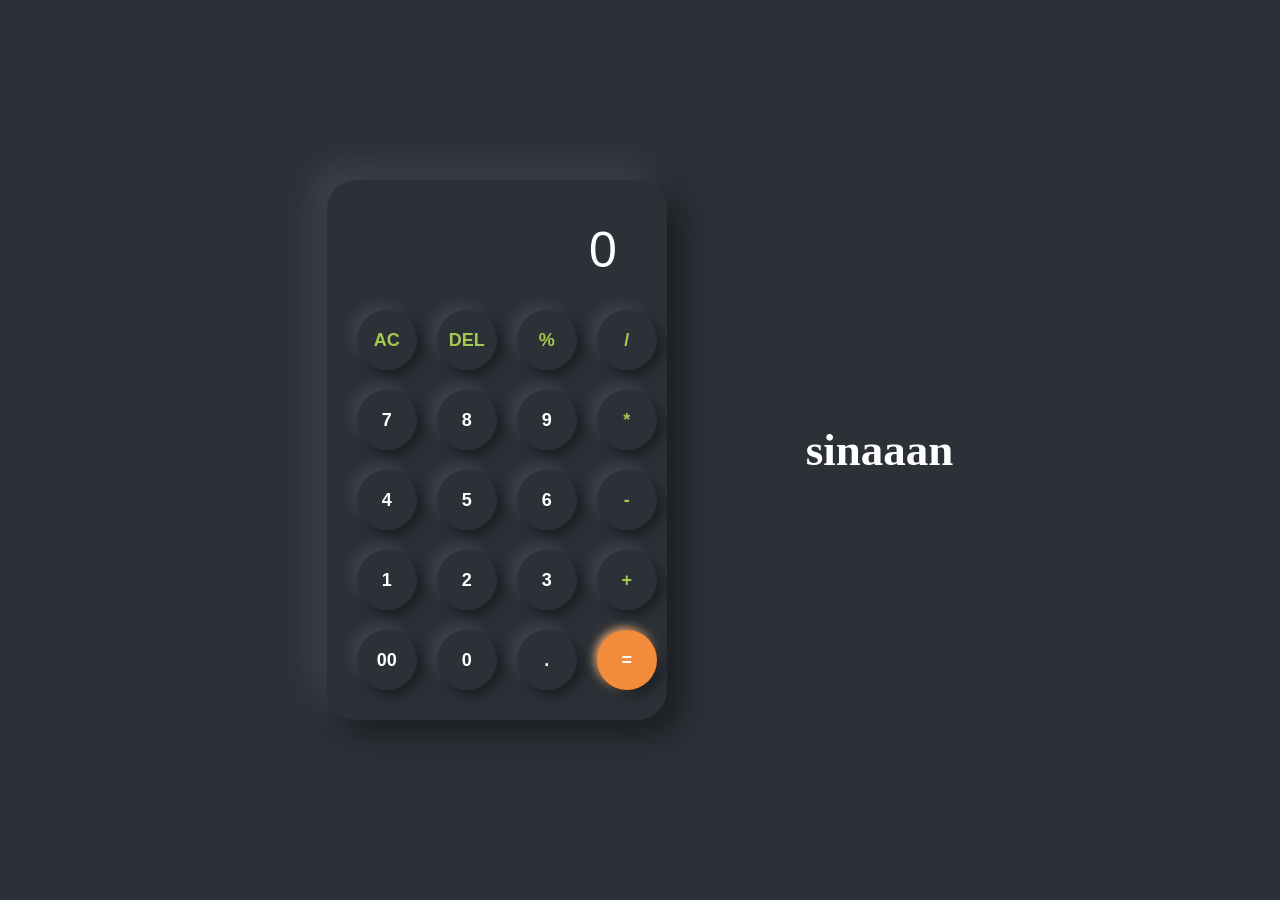
<file: index.html>
<!DOCTYPE html>
<html lang="en">
<head>
    <meta charset="UTF-8">
    <meta name="viewport" content="width=device-width, initial-scale=1.0">
    <title>sinan Calculator</title>
    <link rel="stylesheet" href="style.css">
</head>
<body>
   
</body>
      
    <div class="calculator">
        <div class="display">0</div>
        <div class="buttons">
            <button class="btn btn-green">AC</button>
            <button class="btn btn-green">DEL</button>
            <button class="btn btn-green">%</button>
            <button class="btn btn-green">/</button>
            
            <button class="btn">7</button>
            <button class="btn">8</button>
            <button class="btn">9</button>
            <button class="btn btn-green">*</button>
            
            <button class="btn">4</button>
            <button class="btn">5</button>
            <button class="btn">6</button>
            <button class="btn btn-green">-</button>
            
            <button class="btn">1</button>
            <button class="btn">2</button>
            <button class="btn">3</button>
            <button class="btn btn-green">+</button>
            
            <button class="btn">00</button>
            <button class="btn">0</button>
            <button class="btn">.</button>
            <button class="btn btn-orange">=</button>
        </div>
    </div>
    <h1 class="sinname">sinaaan</h1>
     <script src="script.js"></script>

</body>
</html>
</file>
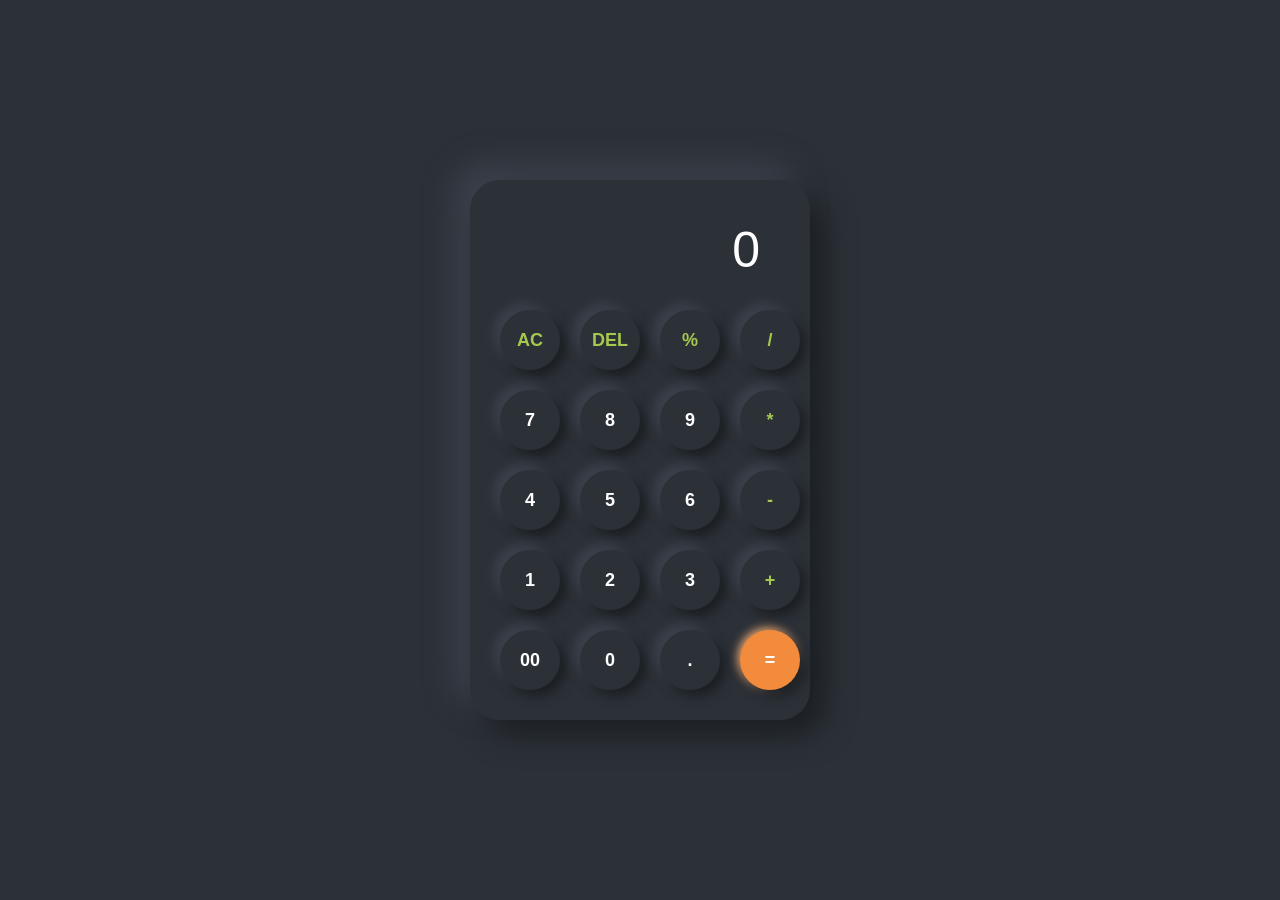
<file: cal.html>
<!DOCTYPE html>
<html lang="en">
<head>
    <meta charset="UTF-8">
    <meta name="viewport" content="width=device-width, initial-scale=1.0">
    <title>Neumorphic Calculator</title>
    <link rel="stylesheet" href="cal.css">
</head>
<body>
   
</body>

    <div class="calculator">
        <div class="display">0</div>
        <div class="buttons">
            <button class="btn btn-green">AC</button>
            <button class="btn btn-green">DEL</button>
            <button class="btn btn-green">%</button>
            <button class="btn btn-green">/</button>
            
            <button class="btn">7</button>
            <button class="btn">8</button>
            <button class="btn">9</button>
            <button class="btn btn-green">*</button>
            
            <button class="btn">4</button>
            <button class="btn">5</button>
            <button class="btn">6</button>
            <button class="btn btn-green">-</button>
            
            <button class="btn">1</button>
            <button class="btn">2</button>
            <button class="btn">3</button>
            <button class="btn btn-green">+</button>
            
            <button class="btn">00</button>
            <button class="btn">0</button>
            <button class="btn">.</button>
            <button class="btn btn-orange">=</button>
        </div>
    </div>
     <script src="script.js"></script>

</body>
</html>
</file>
<file: style.css>
* {
    margin: 0;
    padding: 0;
    box-sizing: border-box;
    font-family: 'Segoe UI', Tahoma, Geneva, Verdana, sans-serif;
}

body {
    background-color: #2c3138; /* Dark grey background */
    display: flex;
    justify-content: center;
    align-items: center;
    min-height: 100vh;
}

.calculator {
    background-color: #2c3138;
    padding: 30px;
    border-radius: 30px;
    box-shadow: 15px 15px 30px #1b1f23, 
                -15px -15px 30px #3d434d;
    width: 340px;
}

.display {
    width: 100%;
    height: 80px;
    background-color: transparent;
    color: #fff;
    font-size: 50px;
    text-align: right;
    padding: 10px 20px;
    margin-bottom: 20px;
    display: flex;
    align-items: center;
    justify-content: flex-end;
}

.buttons {
    display: grid;
    grid-template-columns: repeat(4, 1fr);
    gap: 20px;
}

.btn {
    width: 60px;
    height: 60px;
    border-radius: 50%;
    background-color: #2c3138;
    color: #fff;
    font-size: 18px;
    font-weight: 600;
    border: none;
    cursor: pointer;
    /* Neumorphic shadow for buttons */
    box-shadow: 6px 6px 12px #1b1f23, 
                -6px -6px 12px #3d434d;
    transition: all 0.2s ease;
    display: flex;
    justify-content: center;
    align-items: center;
}

/* Button hover/click effect (pressed in) */
.btn:active {
    box-shadow: inset 4px 4px 8px #1b1f23, 
                inset -4px -4px 8px #3d434d;
    transform: scale(0.98);
}

/* Specific color highlights from the image */
.btn-green {
    color: #a5c94e; /* Green color for operators */
}

.btn-orange {
    background-color: #f28b3c;
    color: #fff;
    box-shadow: 6px 6px 12px #1b1f23, 
                -2px -2px 10px #ffb37a;
}

.btn-orange:active {
    background-color: #e67e22;
    box-shadow: inset 4px 4px 8px #a65b18, 
                inset -4px -4px 8px #ffb37a;
}
.sinname{
    margin-left: 139px;
    color: white;
    font-size: 45px;
    font-family: auto;
    font-weight: bold;
}
</file>
<file: cal.css>
* {
    margin: 0;
    padding: 0;
    box-sizing: border-box;
    font-family: 'Segoe UI', Tahoma, Geneva, Verdana, sans-serif;
}

body {
    background-color: #2c3138; /* Dark grey background */
    display: flex;
    justify-content: center;
    align-items: center;
    min-height: 100vh;
}

.calculator {
    background-color: #2c3138;
    padding: 30px;
    border-radius: 30px;
    box-shadow: 15px 15px 30px #1b1f23, 
                -15px -15px 30px #3d434d;
    width: 340px;
}

.display {
    width: 100%;
    height: 80px;
    background-color: transparent;
    color: #fff;
    font-size: 50px;
    text-align: right;
    padding: 10px 20px;
    margin-bottom: 20px;
    display: flex;
    align-items: center;
    justify-content: flex-end;
}

.buttons {
    display: grid;
    grid-template-columns: repeat(4, 1fr);
    gap: 20px;
}

.btn {
    width: 60px;
    height: 60px;
    border-radius: 50%;
    background-color: #2c3138;
    color: #fff;
    font-size: 18px;
    font-weight: 600;
    border: none;
    cursor: pointer;
    /* Neumorphic shadow for buttons */
    box-shadow: 6px 6px 12px #1b1f23, 
                -6px -6px 12px #3d434d;
    transition: all 0.2s ease;
    display: flex;
    justify-content: center;
    align-items: center;
}

/* Button hover/click effect (pressed in) */
.btn:active {
    box-shadow: inset 4px 4px 8px #1b1f23, 
                inset -4px -4px 8px #3d434d;
    transform: scale(0.98);
}

/* Specific color highlights from the image */
.btn-green {
    color: #a5c94e; /* Green color for operators */
}

.btn-orange {
    background-color: #f28b3c;
    color: #fff;
    box-shadow: 6px 6px 12px #1b1f23, 
                -2px -2px 10px #ffb37a;
}

.btn-orange:active {
    background-color: #e67e22;
    box-shadow: inset 4px 4px 8px #a65b18, 
                inset -4px -4px 8px #ffb37a;
}
</file>
